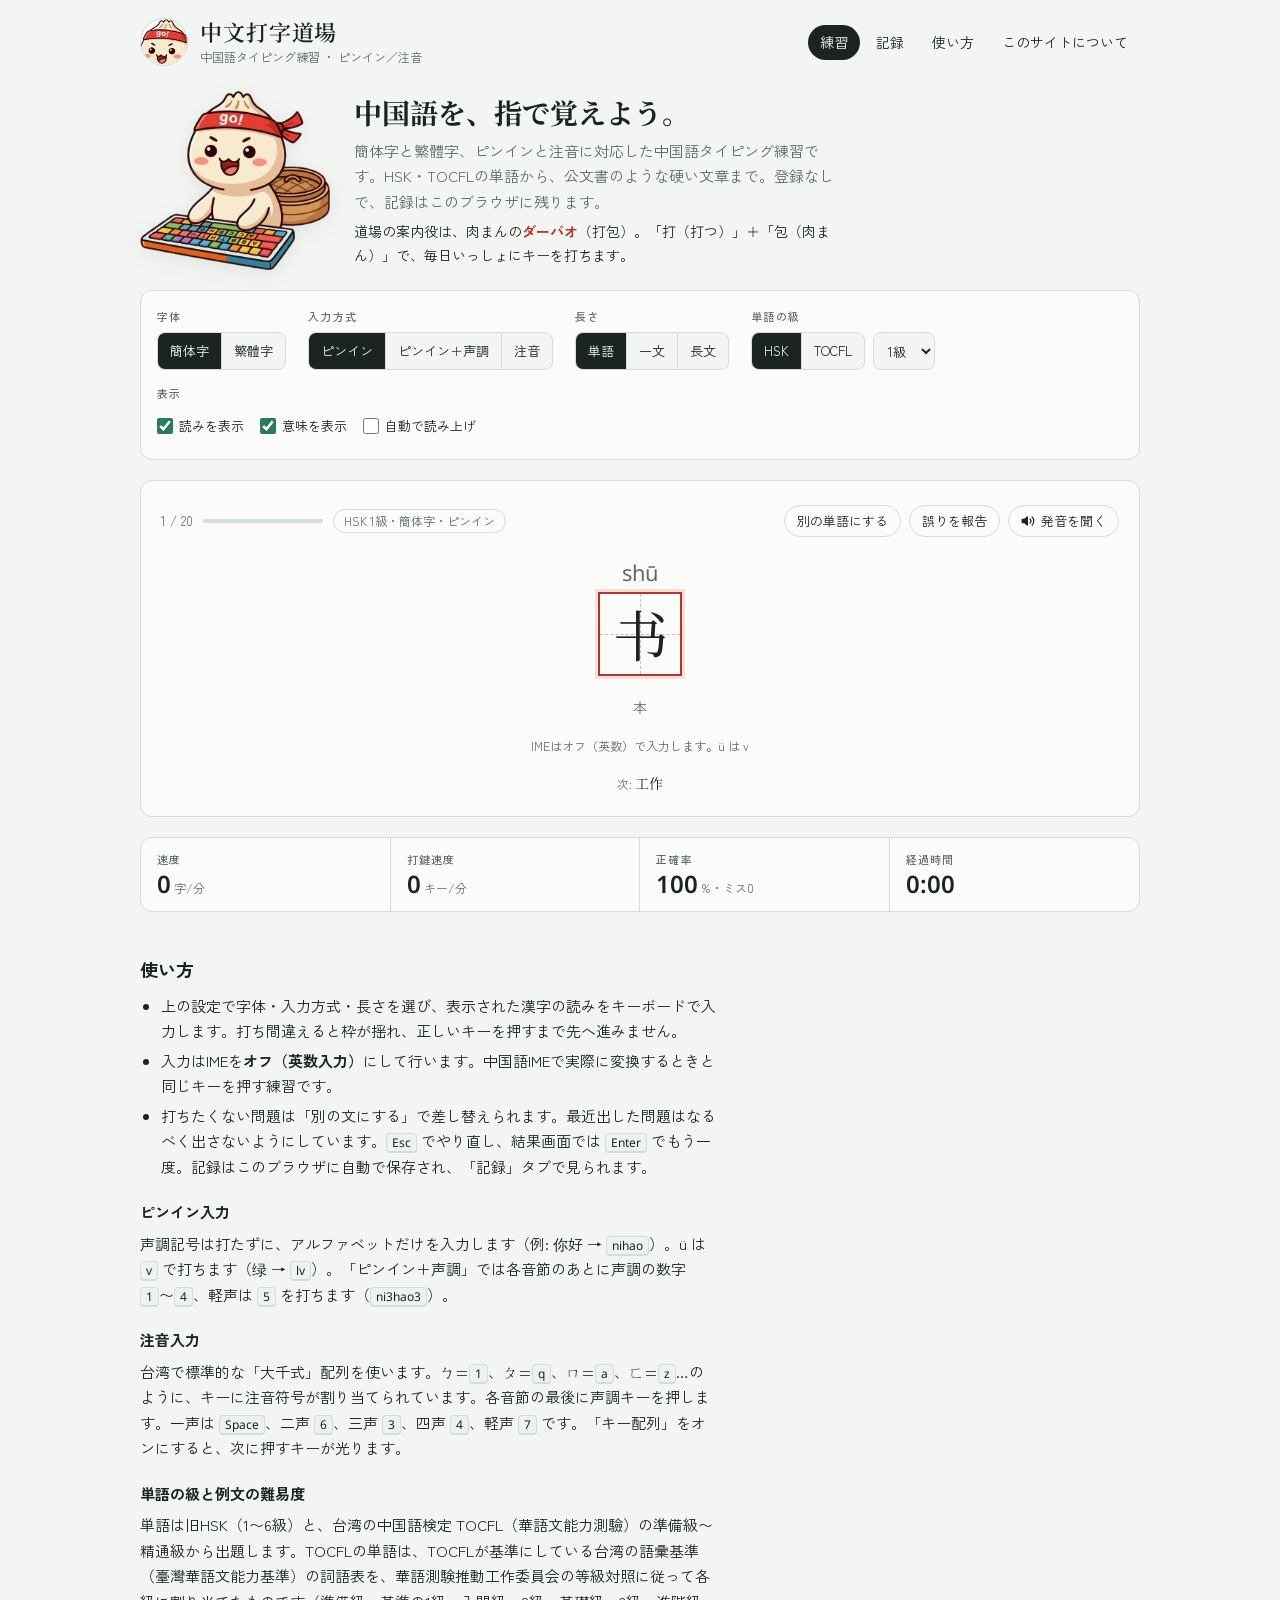
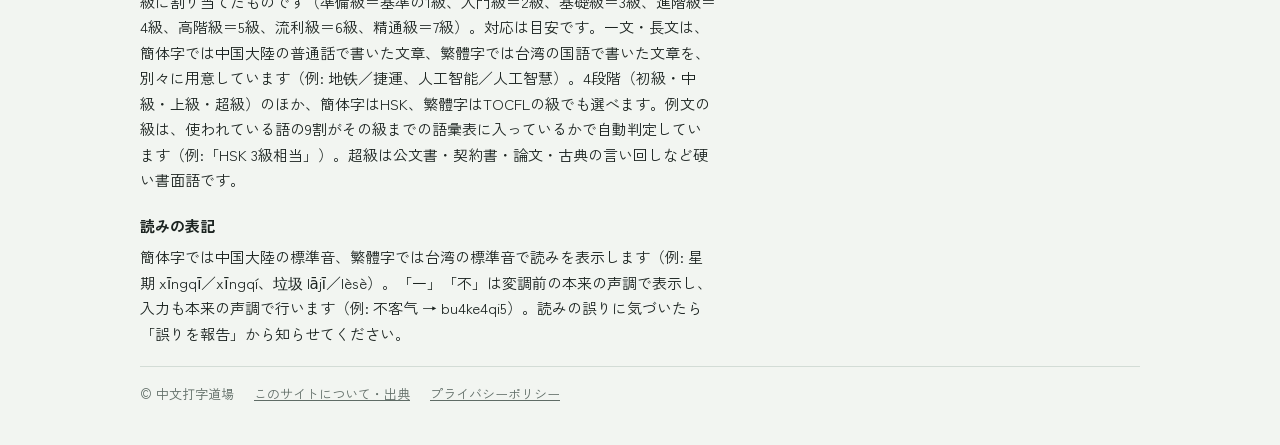
<file: index.html>
<!doctype html>
<html lang="ja">
<head>
<meta charset="utf-8">
<meta name="viewport" content="width=device-width, initial-scale=1, viewport-fit=cover">
<title>中文打字道場 | 中国語タイピング練習（ピンイン・注音）</title>
<meta name="description" content="中国語のタイピングを無料で練習できるサイト。簡体字・繁体字、ピンイン・注音入力に対応。HSK1〜6級とTOCFL準備級〜精通級の単語、初級〜超級の例文で、入力速度と正確さを記録しながら練習できます。">
<meta property="og:title" content="中文打字道場 — 中国語タイピング練習">
<meta property="og:description" content="簡体字・繁体字、ピンイン・注音に対応した中国語タイピング練習サイト。">
<meta property="og:type" content="website">
<meta property="og:url" content="https://yamataku14.github.io/chinese-typing-dojo/">
<meta property="og:image" content="https://yamataku14.github.io/chinese-typing-dojo/assets/img/og-image.jpg">
<meta name="twitter:card" content="summary_large_image">
<link rel="icon" href="assets/img/mascot-face.png" type="image/png">
<link rel="apple-touch-icon" href="assets/img/mascot-face.png">
<link rel="preconnect" href="https://fonts.googleapis.com">
<link rel="preconnect" href="https://fonts.gstatic.com" crossorigin>
<link rel="stylesheet" href="https://fonts.googleapis.com/css2?family=Noto+Serif+SC:wght@400;600&family=Noto+Serif+TC:wght@400;600&family=Noto+Sans:wght@400;600&family=Noto+Sans+TC:wght@400;500&family=Zen+Kaku+Gothic+New:wght@400;500;700&display=swap">
<link rel="stylesheet" href="assets/css/style.css?v=202610190854">
<script type="module" src="assets/js/ads.js?v=202610190854"></script>
</head>
<body>
<div class="wrap">
  <header class="site-head">
    <a class="brand" href="./">
      <img class="brand-face" src="assets/img/mascot-face.png" alt="" width="48" height="48">
      <span>
        <p class="brand-name">中文打字道場</p>
        <p class="brand-sub">中国語タイピング練習 ・ ピンイン／注音</p>
      </span>
    </a>
    <nav class="nav" aria-label="ページ">
      <a href="#practice" data-view="practice" aria-current="page">練習</a>
      <a href="#records" data-view="records">記録</a>
      <a href="#guide">使い方</a>
      <a href="about.html">このサイトについて</a>
    </nav>
  </header>

  <main class="wrap" id="practiceView">
    <section class="intro">
      <img class="intro-mascot" src="assets/img/mascot.png" alt="鉢巻きをしてキーボードを打つ肉まんのキャラクター、ダーバオ" width="520" height="491">
      <div class="intro-text">
        <h1>中国語を、指で覚えよう。</h1>
        <p>簡体字と繁體字、ピンインと注音に対応した中国語タイピング練習です。HSK・TOCFLの単語から、公文書のような硬い文章まで。登録なしで、記録はこのブラウザに残ります。</p>
        <p class="intro-name">道場の案内役は、肉まんの<strong>ダーバオ</strong>（打包）。「打（打つ）」＋「包（肉まん）」で、毎日いっしょにキーを打ちます。</p>
      </div>
    </section>
    <div class="controls" id="controls">
      <div class="group">
        <span class="label">字体</span>
        <div class="seg" data-key="script">
          <button type="button" data-v="simp">簡体字</button>
          <button type="button" data-v="trad">繁體字</button>
        </div>
      </div>
      <div class="group">
        <span class="label">入力方式</span>
        <div class="seg" data-key="input">
          <button type="button" data-v="pinyin">ピンイン</button>
          <button type="button" data-v="tone">ピンイン＋声調</button>
          <button type="button" data-v="zhuyin">注音</button>
        </div>
      </div>
      <div class="group">
        <span class="label">長さ</span>
        <div class="seg" data-key="length">
          <button type="button" data-v="word">単語</button>
          <button type="button" data-v="sentence">一文</button>
          <button type="button" data-v="passage">長文</button>
        </div>
      </div>
      <div class="group" id="wordGroup">
        <span class="label">単語の級</span>
        <div style="display:flex; gap:8px; flex-wrap:wrap">
          <div class="seg" data-key="source">
            <button type="button" data-v="hsk">HSK</button>
            <button type="button" data-v="tocfl">TOCFL</button>
          </div>
          <select id="levelSel" aria-label="級"></select>
        </div>
      </div>
      <div class="group" id="diffGroup">
        <span class="label">例文の難易度</span>
        <div style="display:flex; gap:8px; flex-wrap:wrap">
          <div class="seg" data-key="textBasis">
            <button type="button" data-v="difficulty">4段階</button>
            <button type="button" data-v="hsk">HSK級</button>
            <button type="button" data-v="tbcl">TOCFL級</button>
          </div>
          <div class="seg" data-key="difficulty" id="diffSeg">
            <button type="button" data-v="beginner">初級</button>
            <button type="button" data-v="intermediate">中級</button>
            <button type="button" data-v="advanced">上級</button>
            <button type="button" data-v="expert">超級</button>
          </div>
          <select id="textLevelSel" aria-label="例文の級"></select>
        </div>
      </div>
      <div class="group">
        <span class="label">表示</span>
        <div class="toggles">
          <label class="toggle"><input type="checkbox" id="showReading"> 読みを表示</label>
          <label class="toggle"><input type="checkbox" id="showMeaning"> 意味を表示</label>
          <label class="toggle"><input type="checkbox" id="autoSpeak"> 自動で読み上げ</label>
          <label class="toggle" id="kbdToggle"><input type="checkbox" id="showKeyboard"> キー配列</label>
        </div>
      </div>
    </div>

    <section class="desk" id="desk" aria-label="タイピング練習">
      <input id="typer" type="text" autocomplete="off" autocorrect="off" autocapitalize="off" spellcheck="false" aria-label="入力欄">
      <div id="play">
        <div style="display:flex; flex-direction:column; gap:16px">
          <div class="desk-top">
            <div class="progress"><span id="count">–</span><span class="bar"><i id="barFill"></i></span><span class="tag" id="courseTag"></span><span class="tag" id="itemLevel" hidden></span></div>
            <div style="display:flex; gap:8px; flex-wrap:wrap">
            <button type="button" class="pill-btn" id="skipBtn">別の文にする</button>
            <button type="button" class="pill-btn" id="reportBtn">誤りを報告</button>
            <button type="button" class="pill-btn" id="speakBtn">
              <svg viewBox="0 0 24 24" fill="none" stroke="currentColor" stroke-width="2" stroke-linecap="round" stroke-linejoin="round" aria-hidden="true"><path d="M11 5 6 9H2v6h4l5 4V5z" fill="currentColor"/><path d="M15.5 8.5a5 5 0 0 1 0 7"/><path d="M19 5a10 10 0 0 1 0 14"/></svg>
              発音を聞く
            </button>
            </div>
          </div>
          <div class="stage" id="stage"><div class="line" id="line"><p class="loading">読み込み中…</p></div></div>
          <p class="meaning" id="meaning"></p>
          <p class="source" id="itemSrc" hidden><span id="itemSrcLabel">出典</span>: <a target="_blank" rel="noopener"></a></p>
          <p class="hint" id="hint"></p>
          <div class="kbd" id="kbd" hidden></div>
          <p class="next" id="next"></p>
        </div>
      </div>
      <div id="result" class="result" hidden></div>
      <div id="report" class="report" hidden></div>
    </section>

    <div class="stats">
      <div class="stat"><span class="label">速度</span><span class="v" id="sCpm">0<small>字/分</small></span></div>
      <div class="stat"><span class="label">打鍵速度</span><span class="v" id="sKpm">0<small>キー/分</small></span></div>
      <div class="stat"><span class="label">正確率</span><span class="v" id="sAcc">100<small>%</small></span></div>
      <div class="stat"><span class="label">経過時間</span><span class="v" id="sTime">0:00</span></div>
    </div>

    <aside class="ad-slot" data-slot="belowPractice" hidden></aside>

    <article class="article" id="guide">
      <h2>使い方</h2>
      <ul>
        <li>上の設定で字体・入力方式・長さを選び、表示された漢字の読みをキーボードで入力します。打ち間違えると枠が揺れ、正しいキーを押すまで先へ進みません。</li>
        <li>入力はIMEを<strong>オフ（英数入力）</strong>にして行います。中国語IMEで実際に変換するときと同じキーを押す練習です。</li>
        <li>打ちたくない問題は「別の文にする」で差し替えられます。最近出した問題はなるべく出さないようにしています。<kbd>Esc</kbd> でやり直し、結果画面では <kbd>Enter</kbd> でもう一度。記録はこのブラウザに自動で保存され、「記録」タブで見られます。</li>
      </ul>
      <h3>ピンイン入力</h3>
      <p>声調記号は打たずに、アルファベットだけを入力します（例: 你好 → <kbd>nihao</kbd>）。ü は <kbd>v</kbd> で打ちます（绿 → <kbd>lv</kbd>）。「ピンイン＋声調」では各音節のあとに声調の数字 <kbd>1</kbd>〜<kbd>4</kbd>、軽声は <kbd>5</kbd> を打ちます（<kbd>ni3hao3</kbd>）。</p>
      <h3>注音入力</h3>
      <p>台湾で標準的な「大千式」配列を使います。ㄅ=<kbd>1</kbd>、ㄆ=<kbd>q</kbd>、ㄇ=<kbd>a</kbd>、ㄈ=<kbd>z</kbd>…のように、キーに注音符号が割り当てられています。各音節の最後に声調キーを押します。一声は <kbd>Space</kbd>、二声 <kbd>6</kbd>、三声 <kbd>3</kbd>、四声 <kbd>4</kbd>、軽声 <kbd>7</kbd> です。「キー配列」をオンにすると、次に押すキーが光ります。</p>
      <h3>単語の級と例文の難易度</h3>
      <p>単語は旧HSK（1〜6級）と、台湾の中国語検定 TOCFL（華語文能力測驗）の準備級〜精通級から出題します。TOCFLの単語は、TOCFLが基準にしている台湾の語彙基準（臺灣華語文能力基準）の詞語表を、華語測験推動工作委員会の等級対照に従って各級に割り当てたものです（準備級＝基準の1級、入門級＝2級、基礎級＝3級、進階級＝4級、高階級＝5級、流利級＝6級、精通級＝7級）。対応は目安です。一文・長文は、簡体字では中国大陸の普通話で書いた文章、繁體字では台湾の国語で書いた文章を、別々に用意しています（例: 地铁／捷運、人工智能／人工智慧）。4段階（初級・中級・上級・超級）のほか、簡体字はHSK、繁體字はTOCFLの級でも選べます。例文の級は、使われている語の9割がその級までの語彙表に入っているかで自動判定しています（例:「HSK 3級相当」）。超級は公文書・契約書・論文・古典の言い回しなど硬い書面語です。</p>
      <h3>読みの表記</h3>
      <p>簡体字では中国大陸の標準音、繁體字では台湾の標準音で読みを表示します（例: 星期 xīngqī／xīngqí、垃圾 lājī／lèsè）。「一」「不」は変調前の本来の声調で表示し、入力も本来の声調で行います（例: 不客气 → bu4ke4qi5）。読みの誤りに気づいたら「誤りを報告」から知らせてください。</p>
    </article>
  </main>

  <main class="wrap" id="recordsView" hidden>
    <div id="recordsBody"></div>
  </main>

  <aside class="ad-slot" data-slot="footer" hidden></aside>

  <footer class="site-foot">
    <span>© 中文打字道場</span>
    <a href="about.html">このサイトについて・出典</a>
    <a href="privacy.html">プライバシーポリシー</a>
  </footer>
</div>
<script type="module" src="assets/js/app.js?v=202610190854"></script>
</body>
</html>
</file>
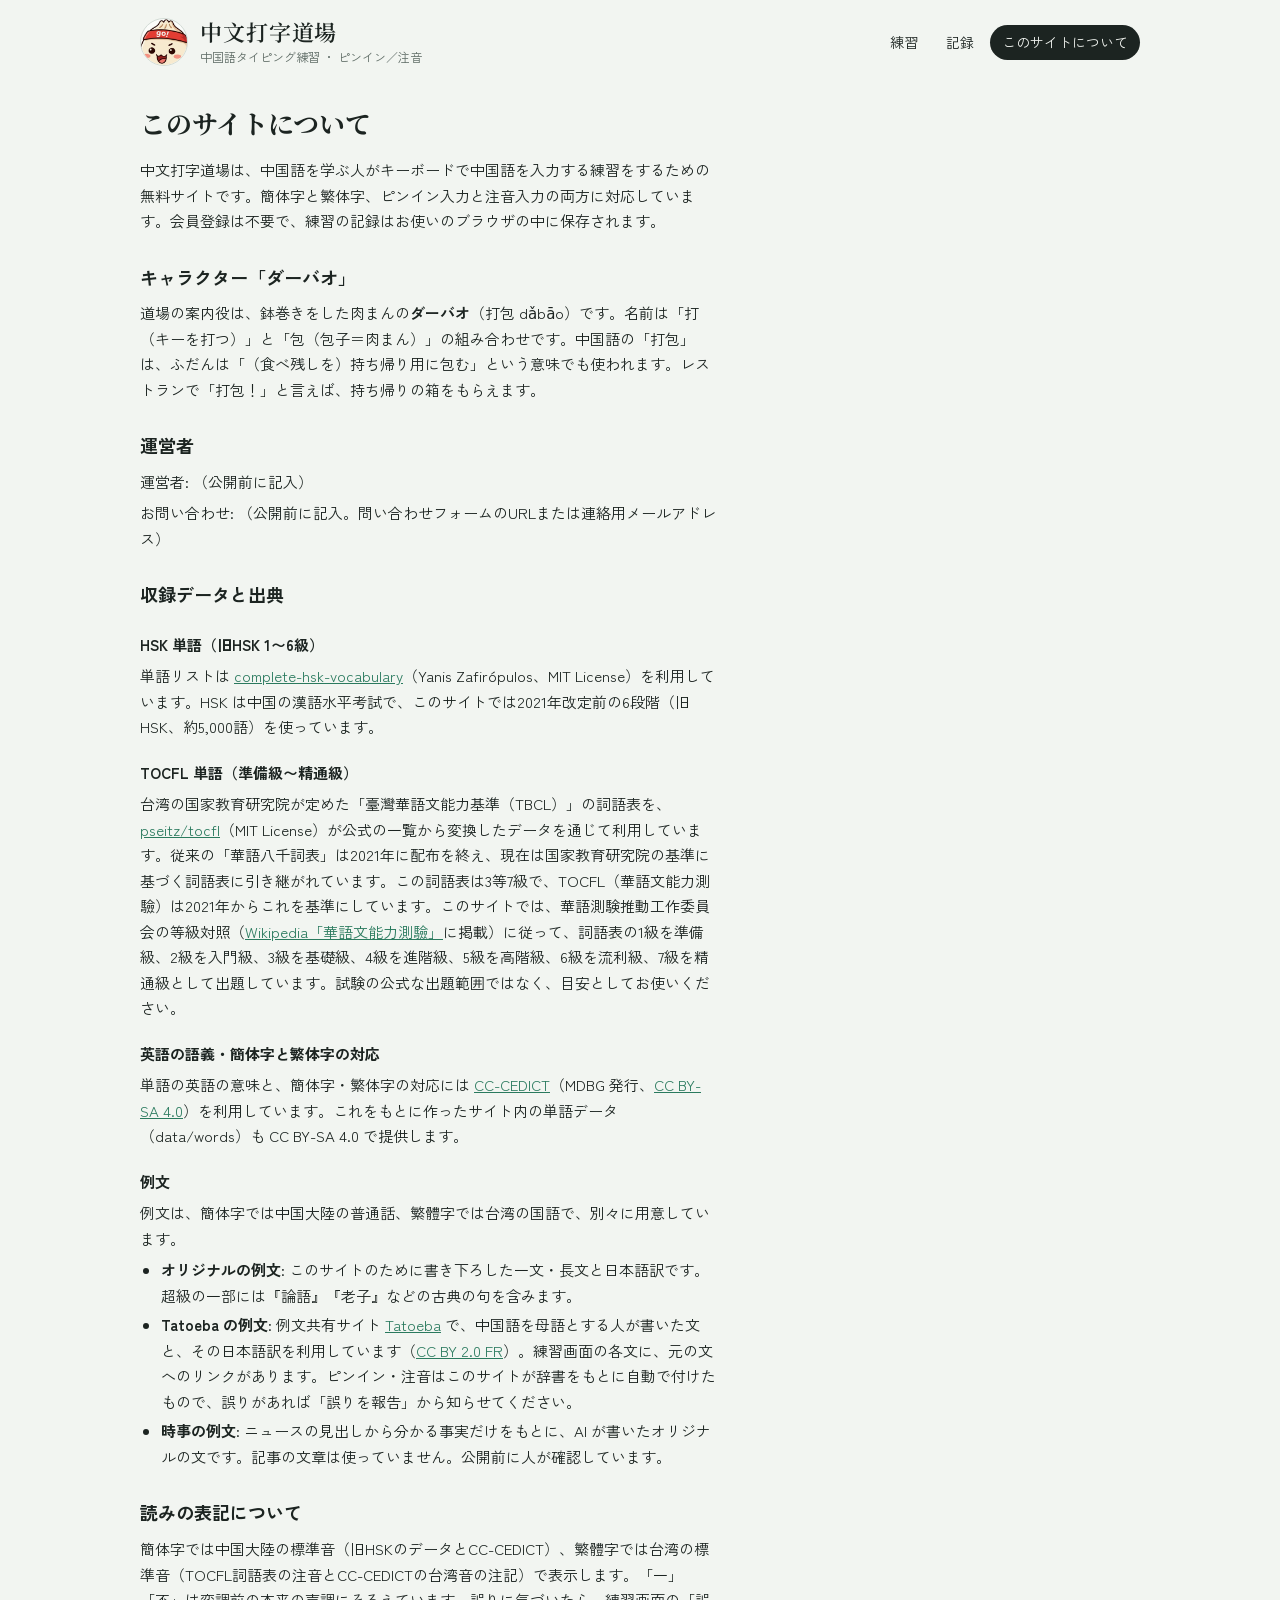
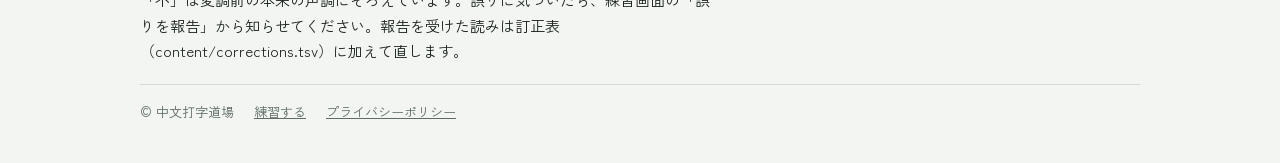
<file: about.html>
<!doctype html>
<html lang="ja">
<head>
<meta charset="utf-8">
<meta name="viewport" content="width=device-width, initial-scale=1, viewport-fit=cover">
<title>このサイトについて | 中文打字道場</title>
<meta name="description" content="中文打字道場の運営者情報と、単語データ・辞書データの出典とライセンス。">
<link rel="icon" href="assets/img/mascot-face.png" type="image/png">
<link rel="apple-touch-icon" href="assets/img/mascot-face.png">
<link rel="preconnect" href="https://fonts.googleapis.com">
<link rel="preconnect" href="https://fonts.gstatic.com" crossorigin>
<link rel="stylesheet" href="https://fonts.googleapis.com/css2?family=Noto+Serif+SC:wght@600&family=Zen+Kaku+Gothic+New:wght@400;500;700&display=swap">
<link rel="stylesheet" href="assets/css/style.css?v=202610190854">
<script type="module" src="assets/js/ads.js?v=202610190854"></script>
</head>
<body>
<div class="wrap">
  <header class="site-head">
    <a class="brand" href="./">
      <img class="brand-face" src="assets/img/mascot-face.png" alt="" width="48" height="48">
      <span><p class="brand-name">中文打字道場</p><p class="brand-sub">中国語タイピング練習 ・ ピンイン／注音</p></span>
    </a>
    <nav class="nav" aria-label="ページ">
      <a href="./#practice">練習</a>
      <a href="./#records">記録</a>
      <a href="about.html" aria-current="page">このサイトについて</a>
    </nav>
  </header>

  <main class="article">
    <h1>このサイトについて</h1>
    <p>中文打字道場は、中国語を学ぶ人がキーボードで中国語を入力する練習をするための無料サイトです。簡体字と繁体字、ピンイン入力と注音入力の両方に対応しています。会員登録は不要で、練習の記録はお使いのブラウザの中に保存されます。</p>

    <h2>キャラクター「ダーバオ」</h2>
    <p>道場の案内役は、鉢巻きをした肉まんの<strong>ダーバオ</strong>（打包 dǎbāo）です。名前は「打（キーを打つ）」と「包（包子＝肉まん）」の組み合わせです。中国語の「打包」は、ふだんは「（食べ残しを）持ち帰り用に包む」という意味でも使われます。レストランで「打包！」と言えば、持ち帰りの箱をもらえます。</p>

    <h2>運営者</h2>
    <p>運営者: <span data-todo>（公開前に記入）</span></p>
    <p>お問い合わせ: <span data-todo>（公開前に記入。問い合わせフォームのURLまたは連絡用メールアドレス）</span></p>

    <h2>収録データと出典</h2>
    <h3>HSK 単語（旧HSK 1〜6級）</h3>
    <p>単語リストは <a href="https://github.com/drkameleon/complete-hsk-vocabulary">complete-hsk-vocabulary</a>（Yanis Zafirópulos、MIT License）を利用しています。HSK は中国の漢語水平考試で、このサイトでは2021年改定前の6段階（旧HSK、約5,000語）を使っています。</p>
    <h3>TOCFL 単語（準備級〜精通級）</h3>
    <p>台湾の国家教育研究院が定めた「臺灣華語文能力基準（TBCL）」の詞語表を、<a href="https://github.com/pseitz/tocfl">pseitz/tocfl</a>（MIT License）が公式の一覧から変換したデータを通じて利用しています。従来の「華語八千詞表」は2021年に配布を終え、現在は国家教育研究院の基準に基づく詞語表に引き継がれています。この詞語表は3等7級で、TOCFL（華語文能力測驗）は2021年からこれを基準にしています。このサイトでは、華語測験推動工作委員会の等級対照（<a href="https://zh.wikipedia.org/zh-tw/%E8%8F%AF%E8%AA%9E%E6%96%87%E8%83%BD%E5%8A%9B%E6%B8%AC%E9%A9%97">Wikipedia「華語文能力測驗」</a>に掲載）に従って、詞語表の1級を準備級、2級を入門級、3級を基礎級、4級を進階級、5級を高階級、6級を流利級、7級を精通級として出題しています。試験の公式な出題範囲ではなく、目安としてお使いください。</p>
    <h3>英語の語義・簡体字と繁体字の対応</h3>
    <p>単語の英語の意味と、簡体字・繁体字の対応には <a href="https://cc-cedict.org/">CC-CEDICT</a>（MDBG 発行、<a href="https://creativecommons.org/licenses/by-sa/4.0/">CC BY-SA 4.0</a>）を利用しています。これをもとに作ったサイト内の単語データ（data/words）も CC BY-SA 4.0 で提供します。</p>
    <h3>例文</h3>
    <p>例文は、簡体字では中国大陸の普通話、繁體字では台湾の国語で、別々に用意しています。</p>
    <ul>
      <li><strong>オリジナルの例文</strong>: このサイトのために書き下ろした一文・長文と日本語訳です。超級の一部には『論語』『老子』などの古典の句を含みます。</li>
      <li><strong>Tatoeba の例文</strong>: 例文共有サイト <a href="https://tatoeba.org/">Tatoeba</a> で、中国語を母語とする人が書いた文と、その日本語訳を利用しています（<a href="https://creativecommons.org/licenses/by/2.0/fr/deed.ja">CC BY 2.0 FR</a>）。練習画面の各文に、元の文へのリンクがあります。ピンイン・注音はこのサイトが辞書をもとに自動で付けたもので、誤りがあれば「誤りを報告」から知らせてください。</li>
      <li><strong>時事の例文</strong>: ニュースの見出しから分かる事実だけをもとに、AI が書いたオリジナルの文です。記事の文章は使っていません。公開前に人が確認しています。</li>
    </ul>

    <h2>読みの表記について</h2>
    <p>簡体字では中国大陸の標準音（旧HSKのデータとCC-CEDICT）、繁體字では台湾の標準音（TOCFL詞語表の注音とCC-CEDICTの台湾音の注記）で表示します。「一」「不」は変調前の本来の声調にそろえています。誤りに気づいたら、練習画面の「誤りを報告」から知らせてください。報告を受けた読みは訂正表（content/corrections.tsv）に加えて直します。</p>
  </main>

  <aside class="ad-slot" data-slot="footer" hidden></aside>
  <footer class="site-foot">
    <span>© 中文打字道場</span>
    <a href="./">練習する</a>
    <a href="privacy.html">プライバシーポリシー</a>
  </footer>
</div>
</body>
</html>
</file>
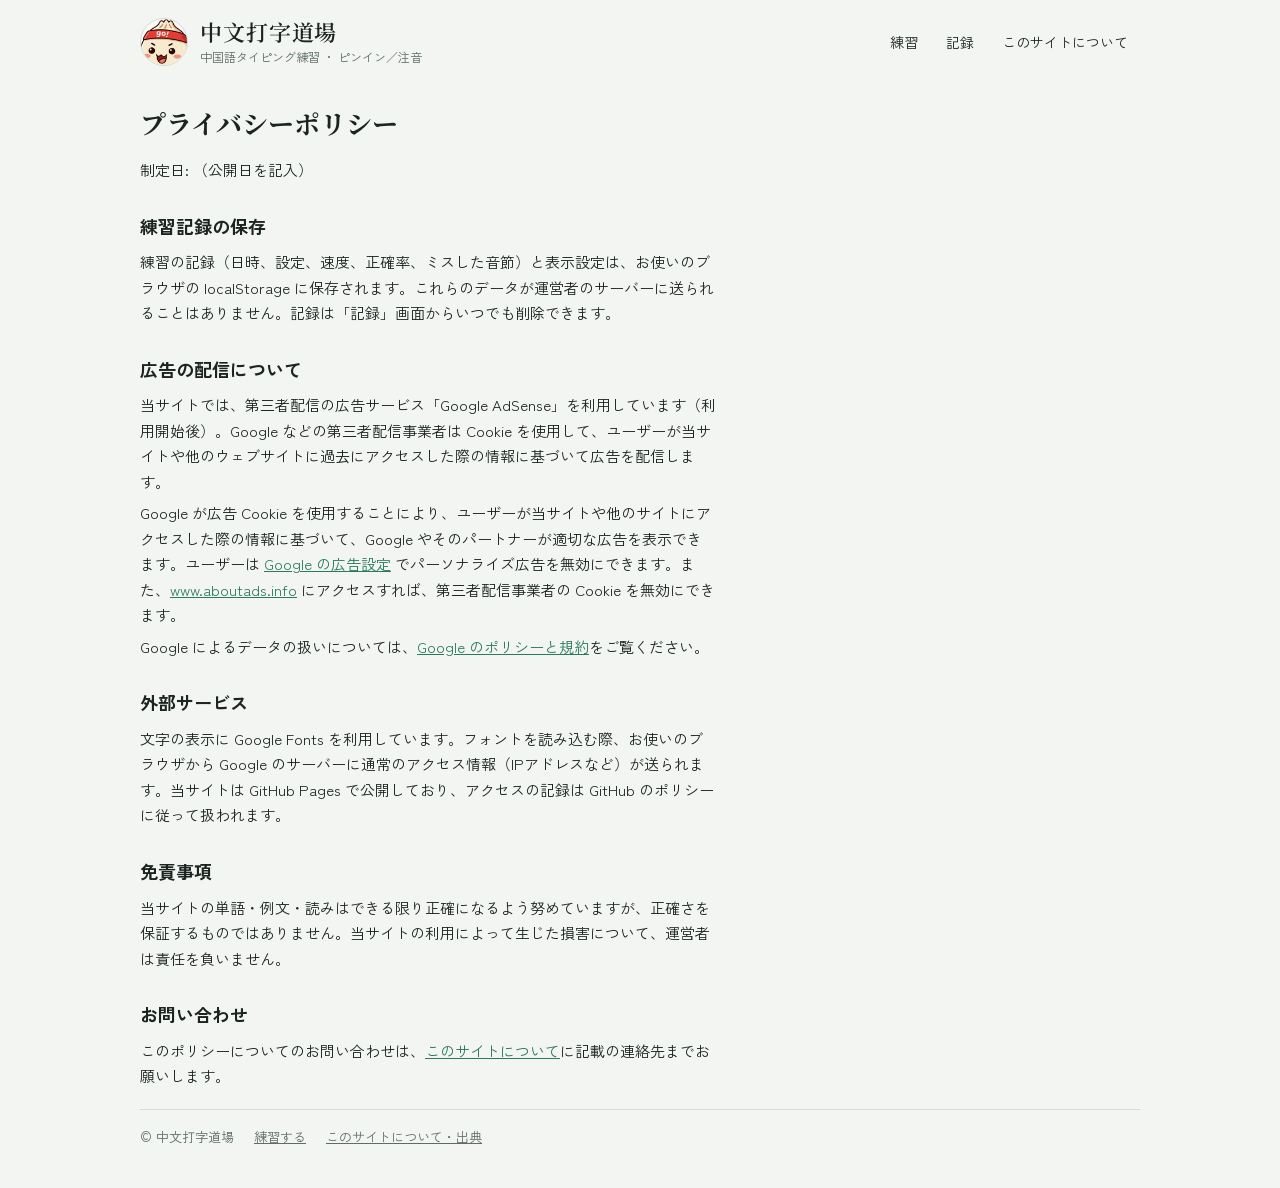
<file: privacy.html>
<!doctype html>
<html lang="ja">
<head>
<meta charset="utf-8">
<meta name="viewport" content="width=device-width, initial-scale=1, viewport-fit=cover">
<title>プライバシーポリシー | 中文打字道場</title>
<meta name="description" content="中文打字道場のプライバシーポリシー。練習記録の保存方法、広告配信とCookieについて。">
<link rel="icon" href="assets/img/mascot-face.png" type="image/png">
<link rel="apple-touch-icon" href="assets/img/mascot-face.png">
<link rel="preconnect" href="https://fonts.googleapis.com">
<link rel="preconnect" href="https://fonts.gstatic.com" crossorigin>
<link rel="stylesheet" href="https://fonts.googleapis.com/css2?family=Noto+Serif+SC:wght@600&family=Zen+Kaku+Gothic+New:wght@400;500;700&display=swap">
<link rel="stylesheet" href="assets/css/style.css?v=202610190854">
</head>
<body>
<div class="wrap">
  <header class="site-head">
    <a class="brand" href="./">
      <img class="brand-face" src="assets/img/mascot-face.png" alt="" width="48" height="48">
      <span><p class="brand-name">中文打字道場</p><p class="brand-sub">中国語タイピング練習 ・ ピンイン／注音</p></span>
    </a>
    <nav class="nav" aria-label="ページ">
      <a href="./#practice">練習</a>
      <a href="./#records">記録</a>
      <a href="about.html">このサイトについて</a>
    </nav>
  </header>

  <main class="article">
    <h1>プライバシーポリシー</h1>
    <p>制定日: <span data-todo>（公開日を記入）</span></p>

    <h2>練習記録の保存</h2>
    <p>練習の記録（日時、設定、速度、正確率、ミスした音節）と表示設定は、お使いのブラウザの localStorage に保存されます。これらのデータが運営者のサーバーに送られることはありません。記録は「記録」画面からいつでも削除できます。</p>

    <h2>広告の配信について</h2>
    <p>当サイトでは、第三者配信の広告サービス「Google AdSense」を利用しています（利用開始後）。Google などの第三者配信事業者は Cookie を使用して、ユーザーが当サイトや他のウェブサイトに過去にアクセスした際の情報に基づいて広告を配信します。</p>
    <p>Google が広告 Cookie を使用することにより、ユーザーが当サイトや他のサイトにアクセスした際の情報に基づいて、Google やそのパートナーが適切な広告を表示できます。ユーザーは <a href="https://adssettings.google.com/">Google の広告設定</a> でパーソナライズ広告を無効にできます。また、<a href="https://www.aboutads.info/">www.aboutads.info</a> にアクセスすれば、第三者配信事業者の Cookie を無効にできます。</p>
    <p>Google によるデータの扱いについては、<a href="https://policies.google.com/technologies/partner-sites">Google のポリシーと規約</a>をご覧ください。</p>

    <h2>外部サービス</h2>
    <p>文字の表示に Google Fonts を利用しています。フォントを読み込む際、お使いのブラウザから Google のサーバーに通常のアクセス情報（IPアドレスなど）が送られます。当サイトは GitHub Pages で公開しており、アクセスの記録は GitHub のポリシーに従って扱われます。</p>

    <h2>免責事項</h2>
    <p>当サイトの単語・例文・読みはできる限り正確になるよう努めていますが、正確さを保証するものではありません。当サイトの利用によって生じた損害について、運営者は責任を負いません。</p>

    <h2>お問い合わせ</h2>
    <p>このポリシーについてのお問い合わせは、<a href="about.html">このサイトについて</a>に記載の連絡先までお願いします。</p>
  </main>

  <footer class="site-foot">
    <span>© 中文打字道場</span>
    <a href="./">練習する</a>
    <a href="about.html">このサイトについて・出典</a>
  </footer>
</div>
</body>
</html>
</file>
<file: assets/css/style.css>
/* 中文打字道場 — 田字格の練習机。紙の地色、墨の文字、朱の印を差し色に */
:root {
  --paper: #f2f5f1;
  --surface: #fbfcfa;
  --ink: #1c2421;
  --muted: #5f6c66;
  --line: #d3dcd6;
  --grid: #e3b3ab;
  --seal: #b5342b;
  --jade: #2a7a5e;
  --jade-soft: #dcefe6;
  --seal-soft: #f6dedb;
  --key: #eef2ef;
  --f-han: "Noto Serif SC", "Noto Serif TC", "Songti SC", "PMingLiU", serif;
  --f-ui: "Zen Kaku Gothic New", "Hiragino Sans", "Yu Gothic", system-ui, sans-serif;
  --f-py: "Noto Sans", "Helvetica Neue", Arial, sans-serif;
  --f-zy: "Noto Sans TC", "PingFang TC", "Microsoft JhengHei", sans-serif;
  color-scheme: light;
}
@media (prefers-color-scheme: dark) {
  :root:not([data-theme="light"]) {
    --paper: #131816; --surface: #1a201e; --ink: #e5ebe7; --muted: #95a39c; --line: #2c3632;
    --grid: #5b302b; --seal: #e26a5f; --jade: #5fc49d; --jade-soft: #1d3a2f; --seal-soft: #3f2321; --key: #222a27;
    color-scheme: dark;
  }
}
:root[data-theme="dark"] {
  --paper: #131816; --surface: #1a201e; --ink: #e5ebe7; --muted: #95a39c; --line: #2c3632;
  --grid: #5b302b; --seal: #e26a5f; --jade: #5fc49d; --jade-soft: #1d3a2f; --seal-soft: #3f2321; --key: #222a27;
  color-scheme: dark;
}

* { box-sizing: border-box; }
[hidden] { display: none !important; }
html { -webkit-text-size-adjust: 100%; }
body {
  margin: 0; background: var(--paper); color: var(--ink); font-family: var(--f-ui); font-size: 15px; line-height: 1.7;
  padding-left: max(16px, env(safe-area-inset-left, 0px));
  padding-right: max(16px, env(safe-area-inset-right, 0px));
  padding-block: 0 40px;
}
a { color: var(--jade); }
button, select, input { font: inherit; }
button:focus-visible, select:focus-visible, input:focus-visible, a:focus-visible { outline: 2px solid var(--seal); outline-offset: 2px; }
.wrap { max-width: 1000px; margin: 0 auto; display: flex; flex-direction: column; gap: 20px; }

/* ヘッダー */
.site-head {
  display: flex; align-items: center; justify-content: space-between; gap: 12px 20px; flex-wrap: wrap;
  padding-block: 18px 4px;
}
.brand { display: flex; align-items: center; gap: 12px; text-decoration: none; color: var(--ink); }
.brand-face { width: 48px; height: 48px; border-radius: 50%; background: var(--surface); border: 1px solid var(--line); flex: none; object-fit: cover; }

/* 冒頭の紹介（キャラクター） */
.intro { display: flex; align-items: center; gap: 8px 24px; }
.intro-mascot { width: clamp(110px, 20vw, 190px); height: auto; flex: none; filter: drop-shadow(0 4px 10px rgba(0,0,0,.08)); }
.intro-text { display: flex; flex-direction: column; gap: 6px; min-width: 0; max-width: 60ch; }
.intro h1 { font-family: var(--f-han); font-size: clamp(20px, 3.4vw, 28px); margin: 0; text-wrap: balance; line-height: 1.35; }
.intro p { margin: 0; color: var(--muted); }
.intro .intro-name { color: var(--ink); font-size: 14px; }
.intro-name strong { color: var(--seal); }
.result-mascot { width: 120px; height: auto; }
.result-mascot.cheer { animation: hop .6s ease-out 2; }
@keyframes hop { 30% { transform: translateY(-10px) rotate(-3deg); } 60% { transform: translateY(0) rotate(2deg); } }

.seal {
  width: 44px; height: 44px; border-radius: 6px; background: var(--seal); color: var(--paper); flex: none;
  font-family: var(--f-han); font-weight: 600; font-size: 15px; line-height: 1.05;
  display: grid; grid-template-columns: 1fr 1fr; place-items: center; padding: 5px;
}
.brand-name { font-family: var(--f-han); font-weight: 600; font-size: 22px; letter-spacing: .04em; margin: 0; line-height: 1.3; }
.brand-sub { color: var(--muted); font-size: 12px; margin: 0; }
.nav { display: flex; gap: 4px; flex-wrap: wrap; }
.nav a {
  text-decoration: none; color: var(--ink); padding: 6px 12px; border-radius: 999px; font-size: 14px;
}
.nav a[aria-current="page"] { background: var(--ink); color: var(--paper); }
.nav a:hover:not([aria-current="page"]) { background: var(--jade-soft); }

/* 設定 */
.controls {
  display: flex; flex-wrap: wrap; gap: 14px 22px; align-items: flex-end;
  padding: 16px; border: 1px solid var(--line); border-radius: 12px; background: var(--surface);
}
.group { display: flex; flex-direction: column; gap: 6px; min-width: 0; }
.label { font-size: 11px; letter-spacing: .12em; color: var(--muted); font-weight: 500; }
.seg { display: inline-flex; flex-wrap: wrap; border: 1px solid var(--line); border-radius: 8px; overflow: hidden; background: var(--paper); }
.seg button {
  font-size: 13px; border: 0; background: transparent; color: var(--ink);
  padding: 7px 12px; cursor: pointer; border-right: 1px solid var(--line);
}
.seg button:last-child { border-right: 0; }
.seg button[aria-pressed="true"] { background: var(--ink); color: var(--paper); }
.seg button:hover:not([aria-pressed="true"]) { background: var(--jade-soft); }
select {
  font-size: 13px; padding: 7px 10px; border: 1px solid var(--line); border-radius: 8px;
  background: var(--paper); color: var(--ink);
}
.toggles { display: flex; gap: 6px 16px; flex-wrap: wrap; }
.toggle { display: inline-flex; align-items: center; gap: 6px; font-size: 13px; cursor: pointer; padding-block: 6px; }
.toggle input { accent-color: var(--jade); width: 16px; height: 16px; margin: 0; }

/* 練習机 */
.desk {
  position: relative; background: var(--surface); border: 1px solid var(--line); border-radius: 12px;
  padding: 24px 20px 20px; display: flex; flex-direction: column; gap: 16px; cursor: text; min-height: 320px;
}
.desk-top { display: flex; justify-content: space-between; align-items: center; gap: 12px; font-size: 13px; color: var(--muted); flex-wrap: wrap; }
.progress { display: flex; align-items: center; gap: 6px 10px; flex-wrap: wrap; font-variant-numeric: tabular-nums; }
#count { white-space: nowrap; }
.bar { width: 120px; height: 4px; background: var(--line); border-radius: 2px; overflow: hidden; }
.bar i { display: block; height: 100%; background: var(--jade); width: 0; transition: width .2s; }
.tag { border: 1px solid var(--line); border-radius: 999px; padding: 1px 10px; font-size: 12px; }
.pill-btn {
  font-size: 13px; color: var(--ink); background: transparent; border: 1px solid var(--line);
  border-radius: 999px; padding: 4px 12px; cursor: pointer; display: inline-flex; align-items: center; gap: 6px;
}
.pill-btn:hover { border-color: var(--jade); }
.pill-btn svg { width: 14px; height: 14px; }

.stage { max-height: min(56vh, 520px); overflow-y: auto; padding: 4px 2px; }
.line { display: flex; flex-wrap: wrap; justify-content: center; gap: 8px 4px; }
.line.passage { justify-content: flex-start; }
.cell { display: flex; flex-direction: column; align-items: center; gap: 3px; --sz: clamp(54px, 11vw, 84px); min-width: var(--sz); }
.line.sentence .cell { --sz: clamp(40px, 7.6vw, 60px); }
.line.passage .cell { --sz: clamp(34px, 6vw, 46px); }
.rd {
  font-family: var(--f-py); font-size: max(11px, calc(var(--sz) * .26)); min-height: 1.45em; line-height: 1.45;
  color: var(--muted); white-space: nowrap;
}
.rd.zy { font-family: var(--f-zy); letter-spacing: -.02em; }
.rd .t { color: var(--jade); font-weight: 600; }
.rd .tone { font-size: .8em; color: var(--seal); margin-left: 1px; }
.han {
  width: var(--sz); height: var(--sz); position: relative; display: grid; place-items: center;
  font-family: var(--f-han); font-size: calc(var(--sz) * .66); line-height: 1;
  border: 1.5px solid var(--grid); background: var(--surface); transition: color .15s, background .15s;
}
.han::before, .han::after { content: ""; position: absolute; pointer-events: none; }
.han::before { left: 0; right: 0; top: 50%; border-top: 1px dashed var(--grid); }
.han::after { top: 0; bottom: 0; left: 50%; border-left: 1px dashed var(--grid); }
.han span { position: relative; z-index: 1; }
.cell.punct { min-width: 0; }
.cell.punct .han { border-color: transparent; background: transparent; width: calc(var(--sz) * .55); }
.cell.punct .han::before, .cell.punct .han::after { display: none; }
.cell.cur .han { border-color: var(--seal); border-width: 2px; box-shadow: 0 0 0 3px var(--seal-soft); }
.cell.done .han { color: var(--jade); background: var(--jade-soft); }
.cell.miss .han { animation: shake .25s; background: var(--seal-soft); }
@keyframes shake { 25% { transform: translateX(-3px); } 75% { transform: translateX(3px); } }

.meaning { text-align: center; color: var(--muted); font-size: 14px; margin: 0; max-width: 70ch; margin-inline: auto; }
.source { text-align: center; color: var(--muted); font-size: 12px; margin: 4px 0 0; }
.source a { color: inherit; }
.hint { text-align: center; font-size: 12px; color: var(--muted); margin: 0; min-height: 1.6em; }
.hint.warn { color: var(--seal); font-weight: 500; }
.next { text-align: center; font-size: 12px; color: var(--muted); margin: 0; }
.next b { font-family: var(--f-han); font-weight: 400; color: var(--ink); font-size: 14px; }
#typer { position: absolute; left: 0; top: 0; width: 1px; height: 1px; opacity: 0; font-size: 16px; border: 0; padding: 0; }
.loading { text-align: center; color: var(--muted); padding: 60px 0; }

/* 注音キーボード */
.kbd { display: flex; flex-direction: column; gap: 5px; align-items: center; overflow-x: auto; padding-bottom: 2px; }
.kbd-row { display: flex; gap: 5px; }
.kbd-row:nth-child(2) { margin-left: 18px; } .kbd-row:nth-child(3) { margin-left: 30px; } .kbd-row:nth-child(4) { margin-left: 44px; }
.key {
  width: 40px; height: 42px; border: 1px solid var(--line); border-radius: 6px; background: var(--key);
  display: flex; flex-direction: column; align-items: center; justify-content: center; line-height: 1.1; flex: none;
}
.key b { font-family: var(--f-zy); font-size: 16px; font-weight: 500; }
.key small { font-family: var(--f-py); font-size: 10px; color: var(--muted); }
.key.space { width: 220px; }
.key.on { background: var(--seal); border-color: var(--seal); color: #fff; }
.key.on small { color: #fff; }

/* 数値 */
.stats { display: grid; grid-template-columns: repeat(4, 1fr); border: 1px solid var(--line); border-radius: 12px; background: var(--surface); }
.stat { padding: 12px 16px; border-right: 1px solid var(--line); display: flex; flex-direction: column; gap: 2px; min-width: 0; }
.stat:last-child { border-right: 0; }
.stat .v { font-family: var(--f-py); font-size: 24px; font-weight: 600; font-variant-numeric: tabular-nums; line-height: 1.2; }
.stat .v small { font-size: 12px; font-weight: 400; color: var(--muted); margin-left: 3px; font-family: var(--f-ui); }

/* 結果 */
.result { display: flex; flex-direction: column; align-items: center; gap: 16px; text-align: center; padding-block: 8px; }
.result h2 { font-family: var(--f-han); font-weight: 600; font-size: 22px; margin: 0; }
.big { display: flex; gap: 28px; flex-wrap: wrap; justify-content: center; }
.big div { display: flex; flex-direction: column; }
.big .v { font-family: var(--f-py); font-size: 38px; font-weight: 600; line-height: 1.1; font-variant-numeric: tabular-nums; }
.big .k { font-size: 12px; color: var(--muted); letter-spacing: .08em; }
.best { font-size: 13px; color: var(--muted); margin: 0; }
.best.new { color: var(--seal); font-weight: 700; }
.chips { display: flex; gap: 8px; flex-wrap: wrap; justify-content: center; }
.chips span { border: 1px solid var(--line); border-radius: 999px; padding: 2px 12px; font-family: var(--f-py); font-size: 14px; }
.chips span em { font-style: normal; color: var(--seal); font-size: 12px; margin-left: 4px; }
.actions { display: flex; gap: 10px; flex-wrap: wrap; justify-content: center; }
.primary {
  font-weight: 700; background: var(--seal); color: #fff; border: 0; border-radius: 8px; padding: 10px 22px; cursor: pointer;
}
.primary:hover { filter: brightness(1.08); }
.secondary {
  font-weight: 500; background: transparent; color: var(--ink); border: 1px solid var(--line); border-radius: 8px; padding: 9px 18px; cursor: pointer;
}
.secondary:hover { border-color: var(--jade); }
.danger { color: var(--seal); }

/* 誤りの報告 */
.report {
  border-top: 1px dashed var(--line); padding-top: 16px; display: flex; flex-direction: column; gap: 12px; cursor: auto;
}
.report-head { display: flex; justify-content: space-between; align-items: center; gap: 12px; }
.report h3 { margin: 0; font-size: 15px; }
.field { display: flex; flex-direction: column; gap: 6px; border: 0; padding: 0; margin: 0; min-width: 0; }
.field legend { padding: 0; margin-bottom: 6px; }
.report select { max-width: 100%; }
.report textarea {
  font: inherit; font-size: 14px; padding: 8px 10px; border: 1px solid var(--line); border-radius: 8px;
  background: var(--paper); color: var(--ink); resize: vertical; width: 100%;
}
a.primary { text-decoration: none; display: inline-block; }

/* 記録 */
.panel { background: var(--surface); border: 1px solid var(--line); border-radius: 12px; padding: 20px; display: flex; flex-direction: column; gap: 14px; min-width: 0; }
.panel h2 { font-size: 16px; margin: 0; }
.chart svg { width: 100%; height: auto; display: block; }
.chart text { fill: var(--muted); font-family: var(--f-py); font-size: 11px; }
.table-wrap { overflow-x: auto; }
table { border-collapse: collapse; width: 100%; font-size: 13px; font-variant-numeric: tabular-nums; }
th, td { text-align: left; padding: 7px 10px; border-bottom: 1px solid var(--line); white-space: nowrap; }
th { font-weight: 500; color: var(--muted); font-size: 12px; }
td.num, th.num { text-align: right; }
.empty { color: var(--muted); margin: 0; }
.note { font-size: 12px; color: var(--muted); margin: 0; }
.confirm { display: flex; gap: 10px; align-items: center; flex-wrap: wrap; font-size: 13px; }

/* 広告枠 */
.ad-slot { min-height: 100px; display: flex; flex-direction: column; align-items: center; gap: 4px; }
.ad-slot::before { content: "スポンサーリンク"; font-size: 10px; color: var(--muted); letter-spacing: .1em; }
.ad-slot ins { width: 100%; }

/* 読み物 */
.article { max-width: 72ch; display: flex; flex-direction: column; gap: 6px; }
.article h1 { font-family: var(--f-han); font-size: 26px; margin: 10px 0 6px; text-wrap: balance; }
.article h2 { font-size: 18px; margin: 22px 0 2px; text-wrap: balance; }
.article h3 { font-size: 15px; margin: 14px 0 0; }
.article p, .article li { margin: 0; }
.article ul { margin: 0; padding-left: 1.4em; display: flex; flex-direction: column; gap: 4px; }
kbd { font-family: var(--f-py); font-size: 12px; border: 1px solid var(--line); border-bottom-width: 2px; border-radius: 4px; padding: 0 5px; background: var(--key); }

.site-foot { border-top: 1px solid var(--line); padding-top: 16px; display: flex; gap: 8px 20px; flex-wrap: wrap; font-size: 13px; color: var(--muted); }
.site-foot a { color: var(--muted); }

@media (max-width: 640px) {
  .stats { grid-template-columns: repeat(2, 1fr); }
  .stat:nth-child(2) { border-right: 0; }
  .stat:nth-child(-n+2) { border-bottom: 1px solid var(--line); }
  .desk { padding: 18px 10px 14px; }
  .bar { width: 70px; }
  .key { width: 28px; height: 36px; } .key b { font-size: 13px; } .key.space { width: 150px; }
  .kbd-row:nth-child(n) { margin-left: 0; }
  .kbd-row { gap: 3px; } .kbd { gap: 3px; }
}
@media (max-width: 520px) {
  .intro { gap: 4px 14px; }
  .intro p { font-size: 13px; }
}
@media (prefers-reduced-motion: reduce) {
  .result-mascot.cheer { animation: none; }
  .cell.miss .han { animation: none; }
  .bar i, .han { transition: none; }
}
</file>
